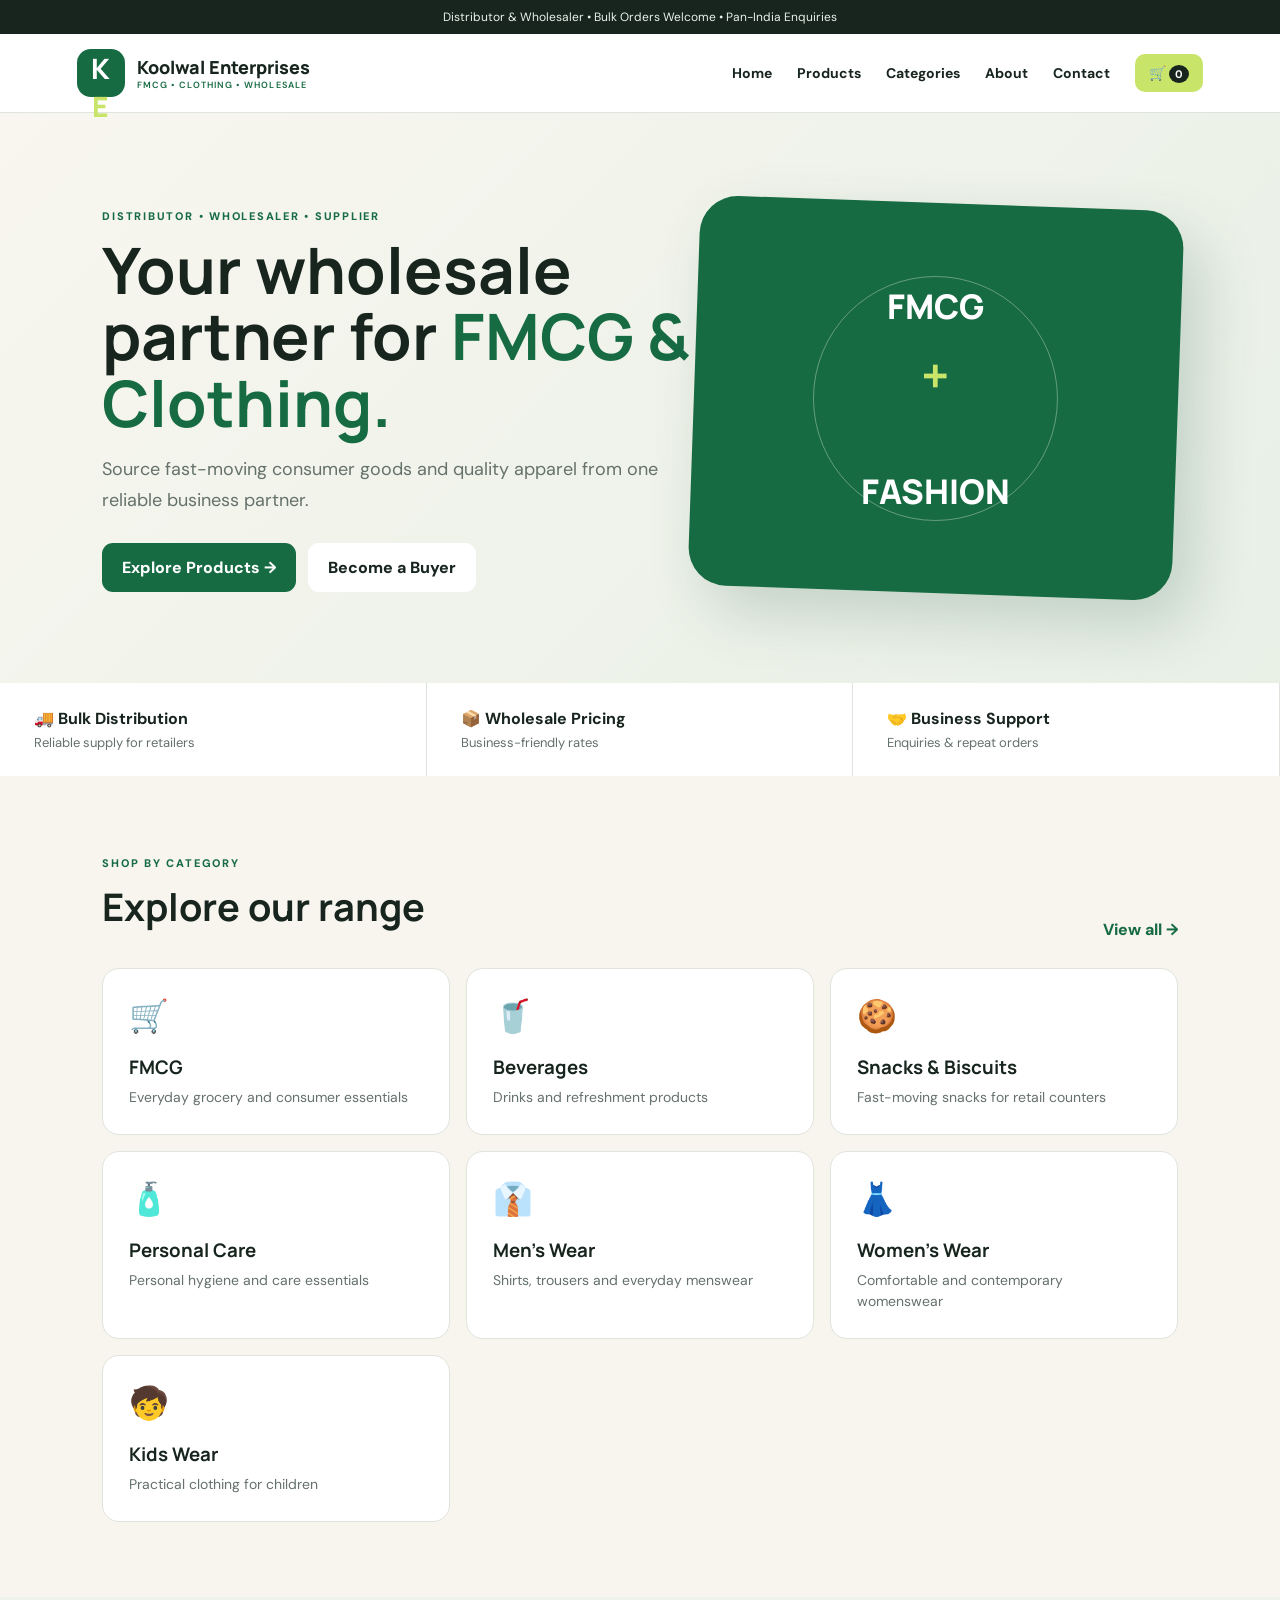
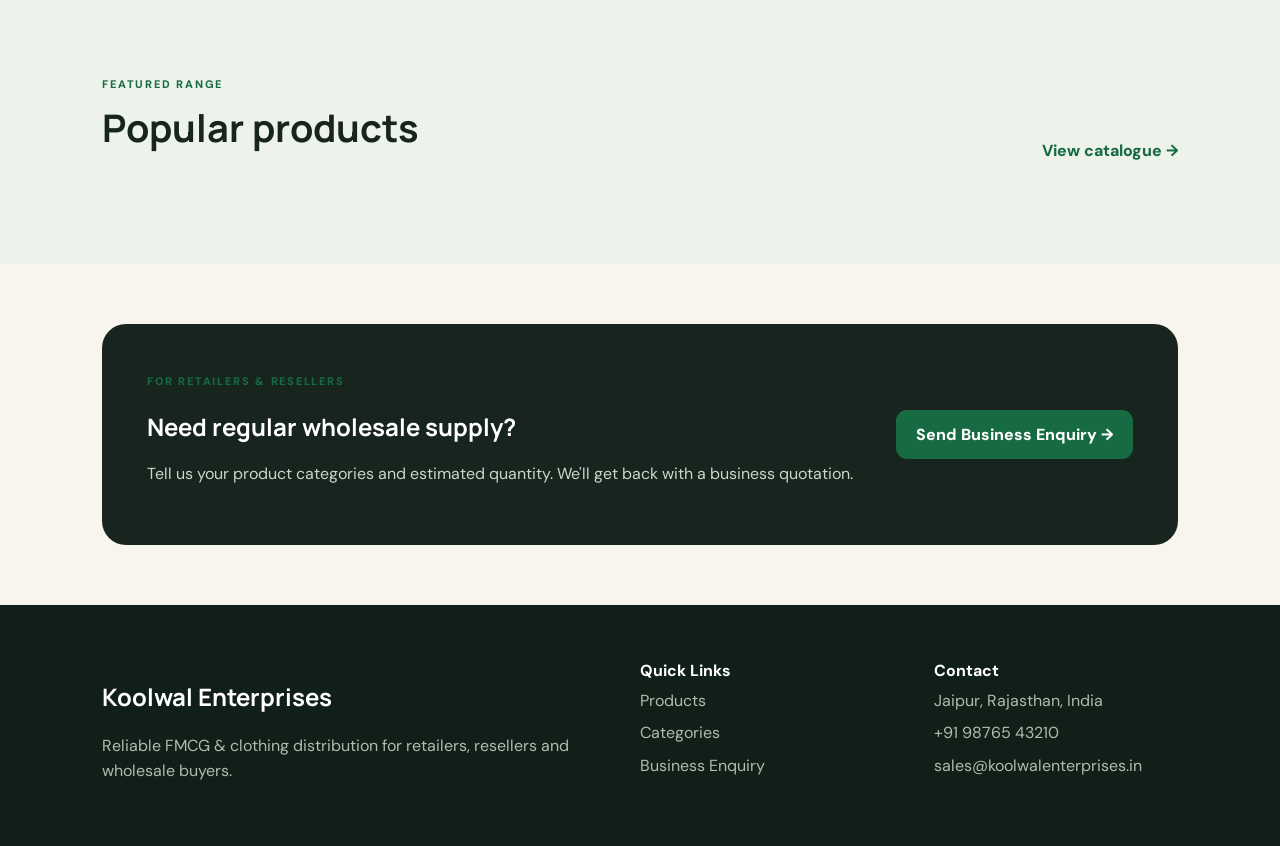
<file: index.html>
<!DOCTYPE html>
<html lang="en">
<head>
<meta charset="UTF-8"><meta name="viewport" content="width=device-width,initial-scale=1.0">
<title>Koolwal Enterprises | FMCG & Clothing Wholesaler</title>
<meta name="description" content="Koolwal Enterprises - FMCG and clothing distributor and wholesaler.">
<link rel="stylesheet" href="css/style.css">
</head>
<body>
<div class="topbar">Distributor & Wholesaler • Bulk Orders Welcome • Pan-India Enquiries</div>
<header><nav>
<a class="logo" href="index.html">K<span>E</span></a>
<div class="brand">Koolwal Enterprises<small>FMCG • CLOTHING • WHOLESALE</small></div>
<button class="menu-btn" onclick="toggleMenu()">☰</button>
<div class="navlinks" id="navlinks"><a href="index.html">Home</a><a href="products.html">Products</a><a href="categories.html">Categories</a><a href="about.html">About</a><a href="contact.html">Contact</a><a class="cart" href="cart.html">🛒 <b id="cartCount">0</b></a></div>
</nav></header>
<main>
<section class="hero"><div><span class="eyebrow">DISTRIBUTOR • WHOLESALER • SUPPLIER</span><h1>Your wholesale partner for <strong>FMCG & Clothing.</strong></h1><p>Source fast-moving consumer goods and quality apparel from one reliable business partner.</p><div class="actions"><a class="btn primary" href="products.html">Explore Products →</a><a class="btn light" href="contact.html">Become a Buyer</a></div></div><div class="hero-card"><div>FMCG<br><b>+</b><br>FASHION</div></div></section>
<section class="features"><div><b>🚚 Bulk Distribution</b><span>Reliable supply for retailers</span></div><div><b>📦 Wholesale Pricing</b><span>Business-friendly rates</span></div><div><b>🤝 Business Support</b><span>Enquiries & repeat orders</span></div></section>
<section class="section"><div class="section-title"><div><span class="eyebrow">SHOP BY CATEGORY</span><h2>Explore our range</h2></div><a href="categories.html">View all →</a></div><div class="category-grid" id="homeCategories"></div></section>
<section class="section tinted"><div class="section-title"><div><span class="eyebrow">FEATURED RANGE</span><h2>Popular products</h2></div><a href="products.html">View catalogue →</a></div><div class="product-grid" id="featuredProducts"></div></section>
<section class="cta"><div><span class="eyebrow">FOR RETAILERS & RESELLERS</span><h2>Need regular wholesale supply?</h2><p>Tell us your product categories and estimated quantity. We'll get back with a business quotation.</p></div><a class="btn primary" href="contact.html">Send Business Enquiry →</a></section>
</main>
<footer><div><h2>Koolwal Enterprises</h2><p>Reliable FMCG & clothing distribution for retailers, resellers and wholesale buyers.</p></div><div><b>Quick Links</b><a href="products.html">Products</a><a href="categories.html">Categories</a><a href="contact.html">Business Enquiry</a></div><div><b>Contact</b><span>Jaipur, Rajasthan, India</span><span>+91 98765 43210</span><span>sales@koolwalenterprises.in</span></div></footer>
<script src="js/data.js"></script><script src="js/app.js"></script>
</body></html>
</file>
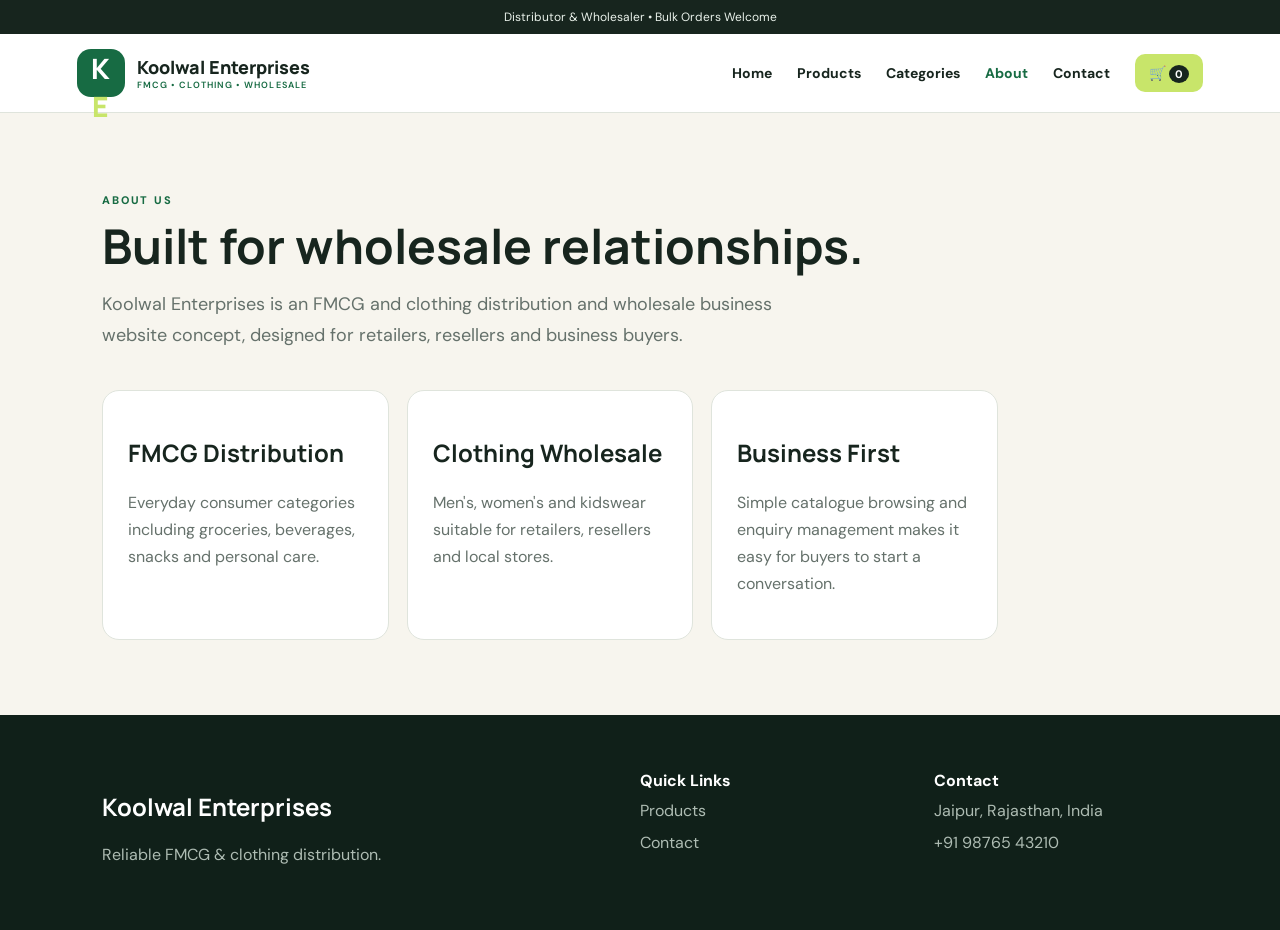
<file: about.html>
<!DOCTYPE html><html lang="en"><head><meta charset="UTF-8"><meta name="viewport" content="width=device-width,initial-scale=1.0"><title>About | Koolwal Enterprises</title><link rel="stylesheet" href="css/style.css"></head><body>
<div class="topbar">Distributor & Wholesaler • Bulk Orders Welcome</div><header><nav><a class="logo" href="index.html">K<span>E</span></a><div class="brand">Koolwal Enterprises<small>FMCG • CLOTHING • WHOLESALE</small></div><button class="menu-btn" onclick="toggleMenu()">☰</button><div class="navlinks" id="navlinks"><a href="index.html">Home</a><a href="products.html">Products</a><a href="categories.html">Categories</a><a class="active" href="about.html">About</a><a href="contact.html">Contact</a><a class="cart" href="cart.html">🛒 <b id="cartCount">0</b></a></div></nav></header>
<main><section class="section page narrow"><span class="eyebrow">ABOUT US</span><h1>Built for wholesale relationships.</h1><p class="lead">Koolwal Enterprises is an FMCG and clothing distribution and wholesale business website concept, designed for retailers, resellers and business buyers.</p><div class="about-grid"><div><h2>FMCG Distribution</h2><p>Everyday consumer categories including groceries, beverages, snacks and personal care.</p></div><div><h2>Clothing Wholesale</h2><p>Men's, women's and kidswear suitable for retailers, resellers and local stores.</p></div><div><h2>Business First</h2><p>Simple catalogue browsing and enquiry management makes it easy for buyers to start a conversation.</p></div></div></section></main><footer><div><h2>Koolwal Enterprises</h2><p>Reliable FMCG & clothing distribution.</p></div><div><b>Quick Links</b><a href="products.html">Products</a><a href="contact.html">Contact</a></div><div><b>Contact</b><span>Jaipur, Rajasthan, India</span><span>+91 98765 43210</span></div></footer><script src="js/data.js"></script><script src="js/app.js"></script></body></html>
</file>
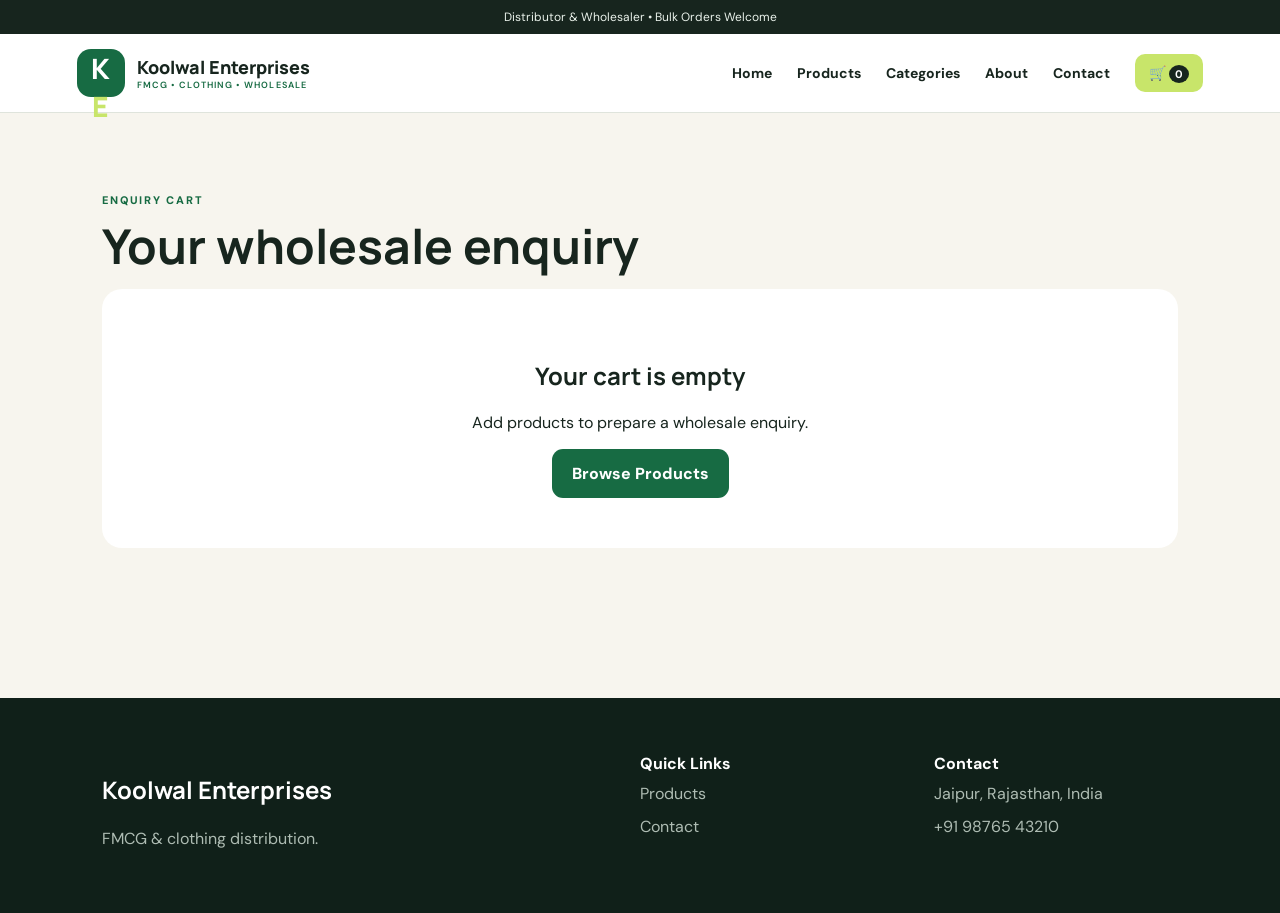
<file: cart.html>
<!DOCTYPE html><html lang="en"><head><meta charset="UTF-8"><meta name="viewport" content="width=device-width,initial-scale=1.0"><title>Enquiry Cart | Koolwal Enterprises</title><link rel="stylesheet" href="css/style.css"></head><body>
<div class="topbar">Distributor & Wholesaler • Bulk Orders Welcome</div><header><nav><a class="logo" href="index.html">K<span>E</span></a><div class="brand">Koolwal Enterprises<small>FMCG • CLOTHING • WHOLESALE</small></div><button class="menu-btn" onclick="toggleMenu()">☰</button><div class="navlinks" id="navlinks"><a href="index.html">Home</a><a href="products.html">Products</a><a href="categories.html">Categories</a><a href="about.html">About</a><a href="contact.html">Contact</a><a class="cart" href="cart.html">🛒 <b id="cartCount">0</b></a></div></nav></header>
<main><section class="section page"><span class="eyebrow">ENQUIRY CART</span><h1>Your wholesale enquiry</h1><div id="cartItems"></div></section></main><footer><div><h2>Koolwal Enterprises</h2><p>FMCG & clothing distribution.</p></div><div><b>Quick Links</b><a href="products.html">Products</a><a href="contact.html">Contact</a></div><div><b>Contact</b><span>Jaipur, Rajasthan, India</span><span>+91 98765 43210</span></div></footer><script src="js/data.js"></script><script src="js/app.js"></script></body></html>
</file>
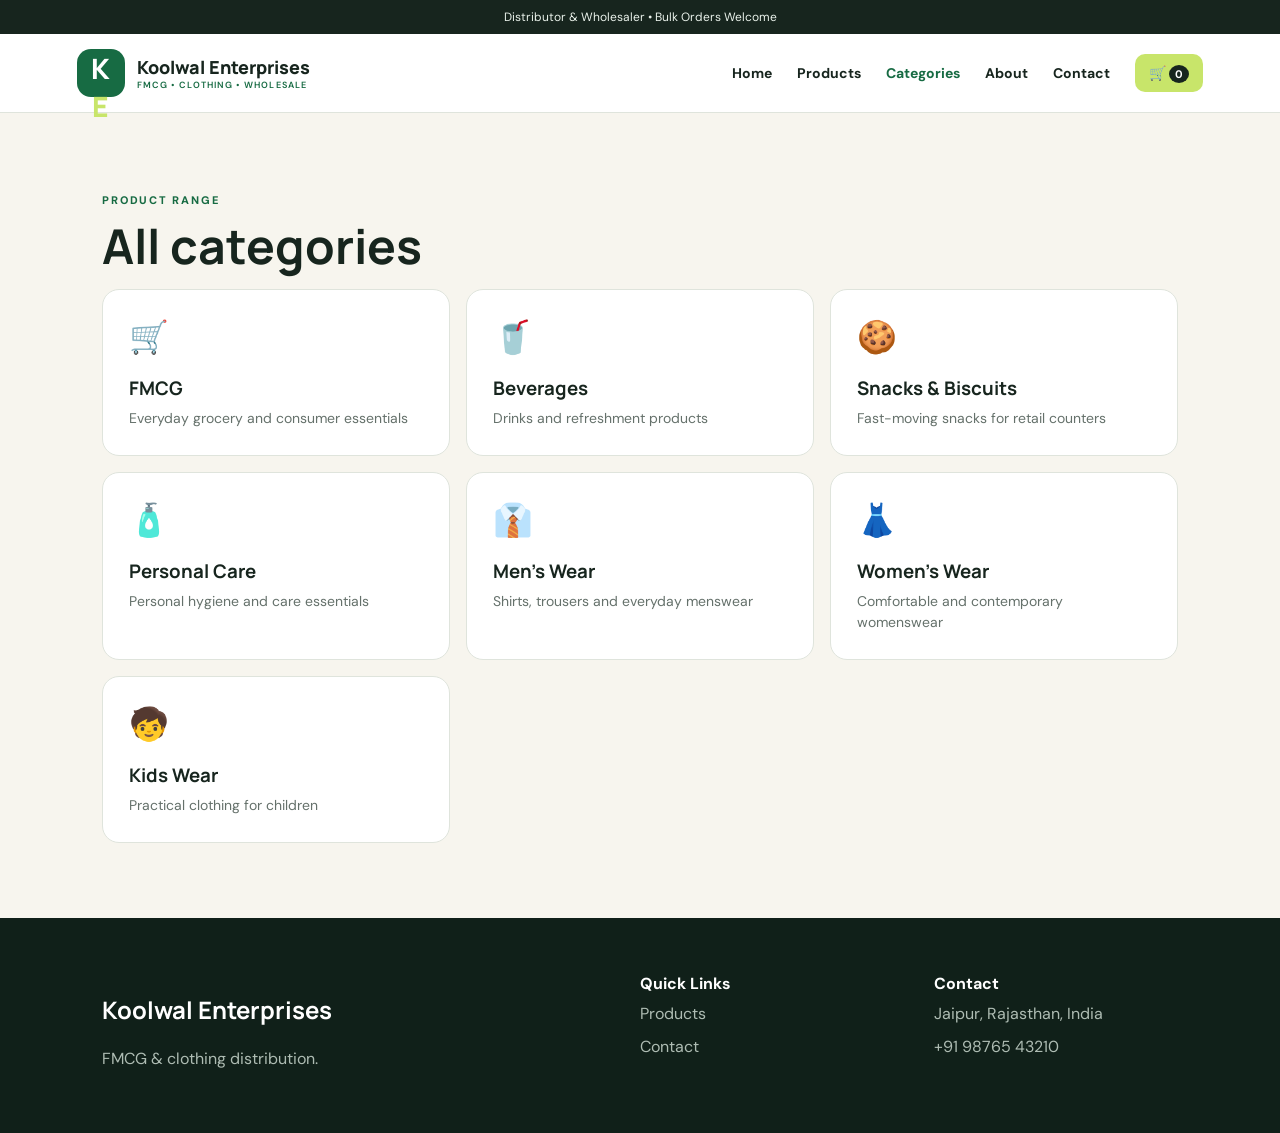
<file: categories.html>
<!DOCTYPE html><html lang="en"><head><meta charset="UTF-8"><meta name="viewport" content="width=device-width,initial-scale=1.0"><title>Categories | Koolwal Enterprises</title><link rel="stylesheet" href="css/style.css"></head><body>
<div class="topbar">Distributor & Wholesaler • Bulk Orders Welcome</div><header><nav><a class="logo" href="index.html">K<span>E</span></a><div class="brand">Koolwal Enterprises<small>FMCG • CLOTHING • WHOLESALE</small></div><button class="menu-btn" onclick="toggleMenu()">☰</button><div class="navlinks" id="navlinks"><a href="index.html">Home</a><a href="products.html">Products</a><a class="active" href="categories.html">Categories</a><a href="about.html">About</a><a href="contact.html">Contact</a><a class="cart" href="cart.html">🛒 <b id="cartCount">0</b></a></div></nav></header>
<main><section class="section page"><span class="eyebrow">PRODUCT RANGE</span><h1>All categories</h1><div class="category-grid" id="categoryGrid"></div></section></main><footer><div><h2>Koolwal Enterprises</h2><p>FMCG & clothing distribution.</p></div><div><b>Quick Links</b><a href="products.html">Products</a><a href="contact.html">Contact</a></div><div><b>Contact</b><span>Jaipur, Rajasthan, India</span><span>+91 98765 43210</span></div></footer>
<script src="js/data.js"></script><script src="js/app.js"></script></body></html>
</file>
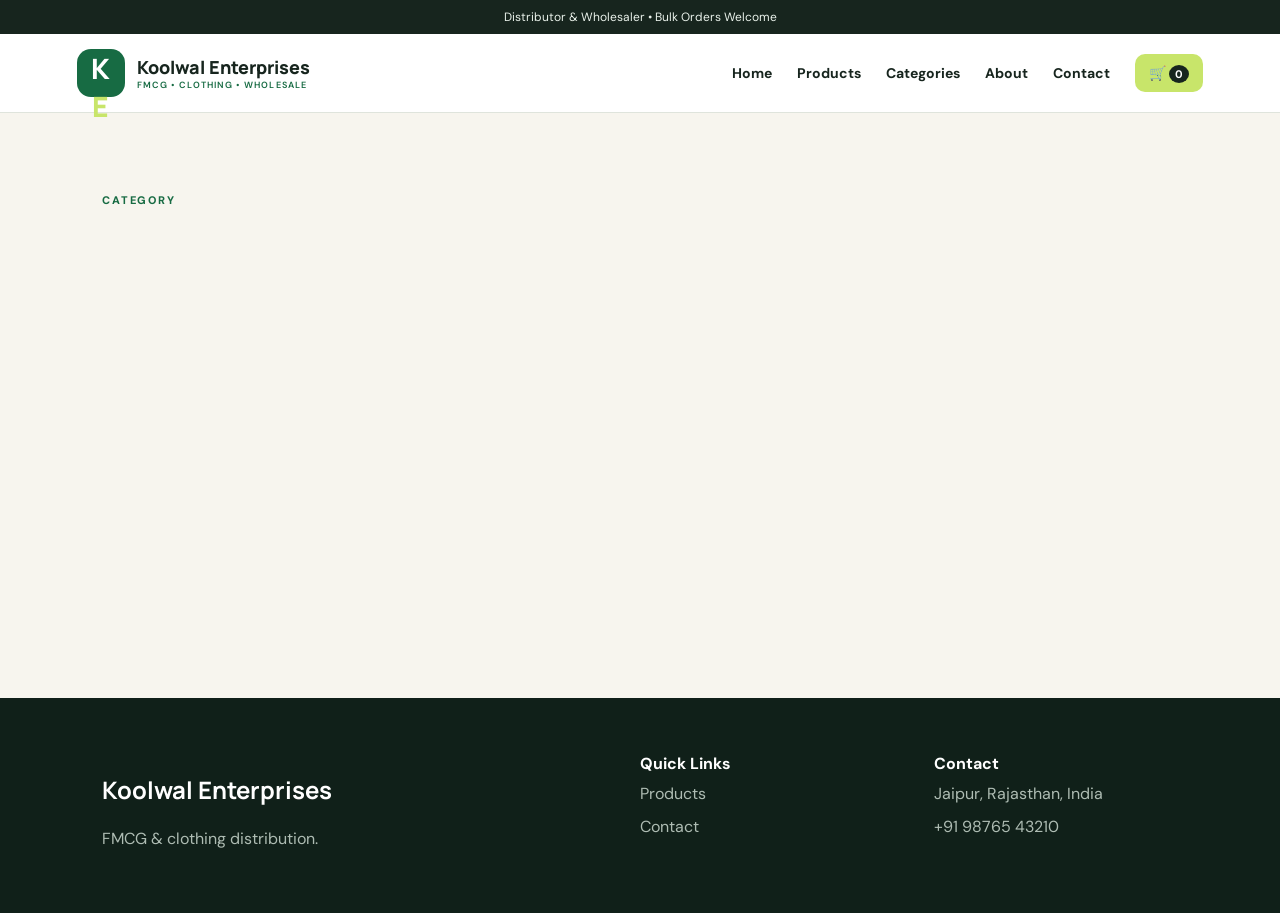
<file: category.html>
<!DOCTYPE html><html lang="en"><head><meta charset="UTF-8"><meta name="viewport" content="width=device-width,initial-scale=1.0"><title>Category | Koolwal Enterprises</title><link rel="stylesheet" href="css/style.css"></head><body>
<div class="topbar">Distributor & Wholesaler • Bulk Orders Welcome</div><header><nav><a class="logo" href="index.html">K<span>E</span></a><div class="brand">Koolwal Enterprises<small>FMCG • CLOTHING • WHOLESALE</small></div><button class="menu-btn" onclick="toggleMenu()">☰</button><div class="navlinks" id="navlinks"><a href="index.html">Home</a><a href="products.html">Products</a><a href="categories.html">Categories</a><a href="about.html">About</a><a href="contact.html">Contact</a><a class="cart" href="cart.html">🛒 <b id="cartCount">0</b></a></div></nav></header>
<main><section class="section page"><span class="eyebrow">CATEGORY</span><h1 id="categoryTitle"></h1><p class="lead" id="categoryDesc"></p><div class="product-grid" id="categoryProducts"></div></section></main><footer><div><h2>Koolwal Enterprises</h2><p>FMCG & clothing distribution.</p></div><div><b>Quick Links</b><a href="products.html">Products</a><a href="contact.html">Contact</a></div><div><b>Contact</b><span>Jaipur, Rajasthan, India</span><span>+91 98765 43210</span></div></footer><script src="js/data.js"></script><script src="js/app.js"></script></body></html>
</file>
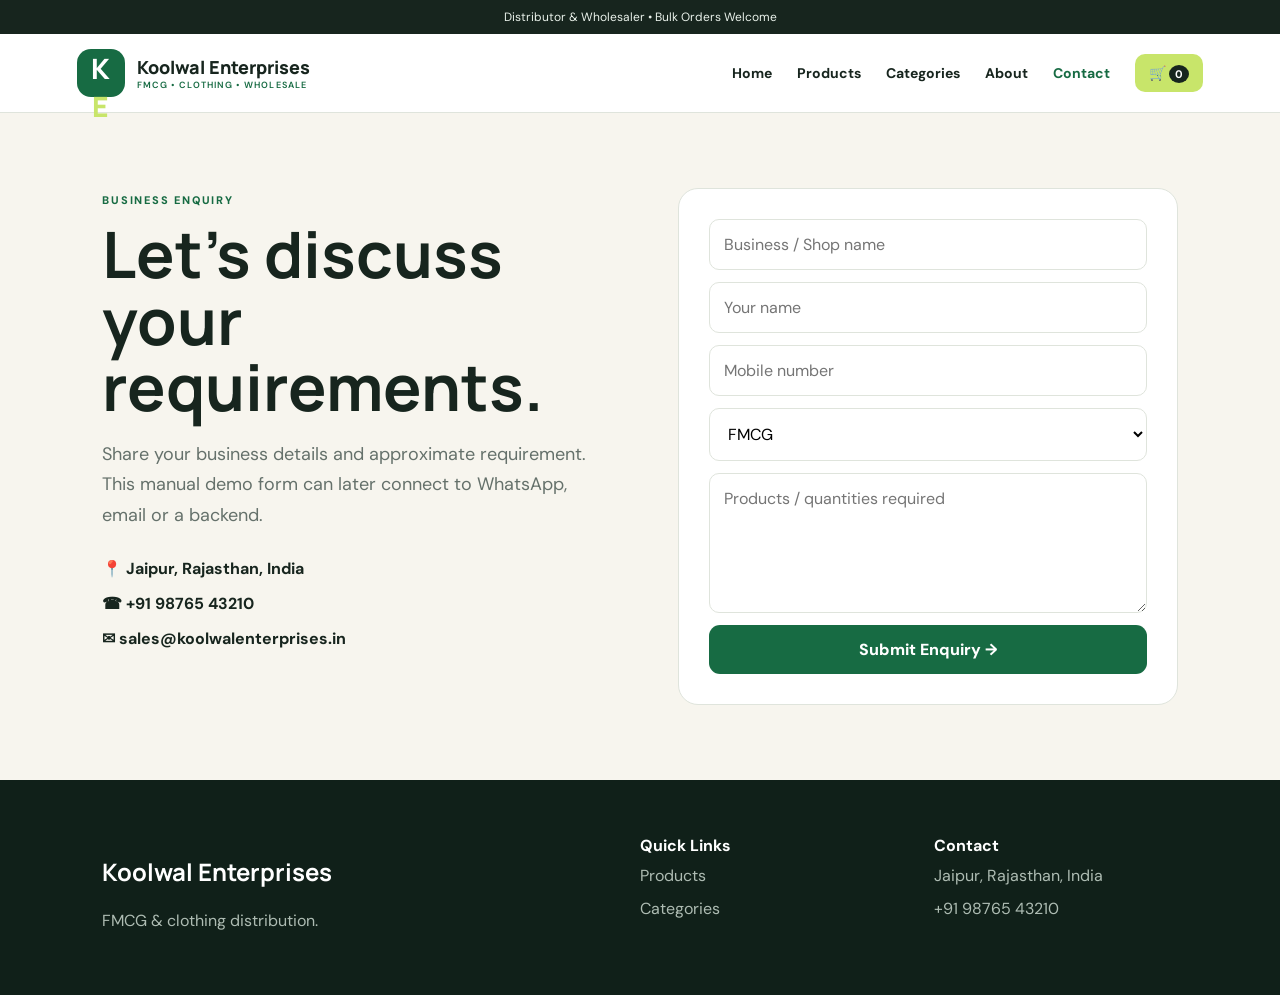
<file: contact.html>
<!DOCTYPE html><html lang="en"><head><meta charset="UTF-8"><meta name="viewport" content="width=device-width,initial-scale=1.0"><title>Business Enquiry | Koolwal Enterprises</title><link rel="stylesheet" href="css/style.css"></head><body>
<div class="topbar">Distributor & Wholesaler • Bulk Orders Welcome</div><header><nav><a class="logo" href="index.html">K<span>E</span></a><div class="brand">Koolwal Enterprises<small>FMCG • CLOTHING • WHOLESALE</small></div><button class="menu-btn" onclick="toggleMenu()">☰</button><div class="navlinks" id="navlinks"><a href="index.html">Home</a><a href="products.html">Products</a><a href="categories.html">Categories</a><a href="about.html">About</a><a class="active" href="contact.html">Contact</a><a class="cart" href="cart.html">🛒 <b id="cartCount">0</b></a></div></nav></header>
<main><section class="section contact"><div><span class="eyebrow">BUSINESS ENQUIRY</span><h1>Let's discuss your requirements.</h1><p class="lead">Share your business details and approximate requirement. This manual demo form can later connect to WhatsApp, email or a backend.</p><div class="contact-info"><b>📍 Jaipur, Rajasthan, India</b><b>☎ +91 98765 43210</b><b>✉ sales@koolwalenterprises.in</b></div></div><form onsubmit="submitEnquiry(event)"><input required placeholder="Business / Shop name"><input required placeholder="Your name"><input required placeholder="Mobile number"><select><option>FMCG</option><option>Clothing</option><option>Both</option></select><textarea placeholder="Products / quantities required"></textarea><button class="btn primary">Submit Enquiry →</button></form></section></main><footer><div><h2>Koolwal Enterprises</h2><p>FMCG & clothing distribution.</p></div><div><b>Quick Links</b><a href="products.html">Products</a><a href="categories.html">Categories</a></div><div><b>Contact</b><span>Jaipur, Rajasthan, India</span><span>+91 98765 43210</span></div></footer><script src="js/data.js"></script><script src="js/app.js"></script></body></html>
</file>
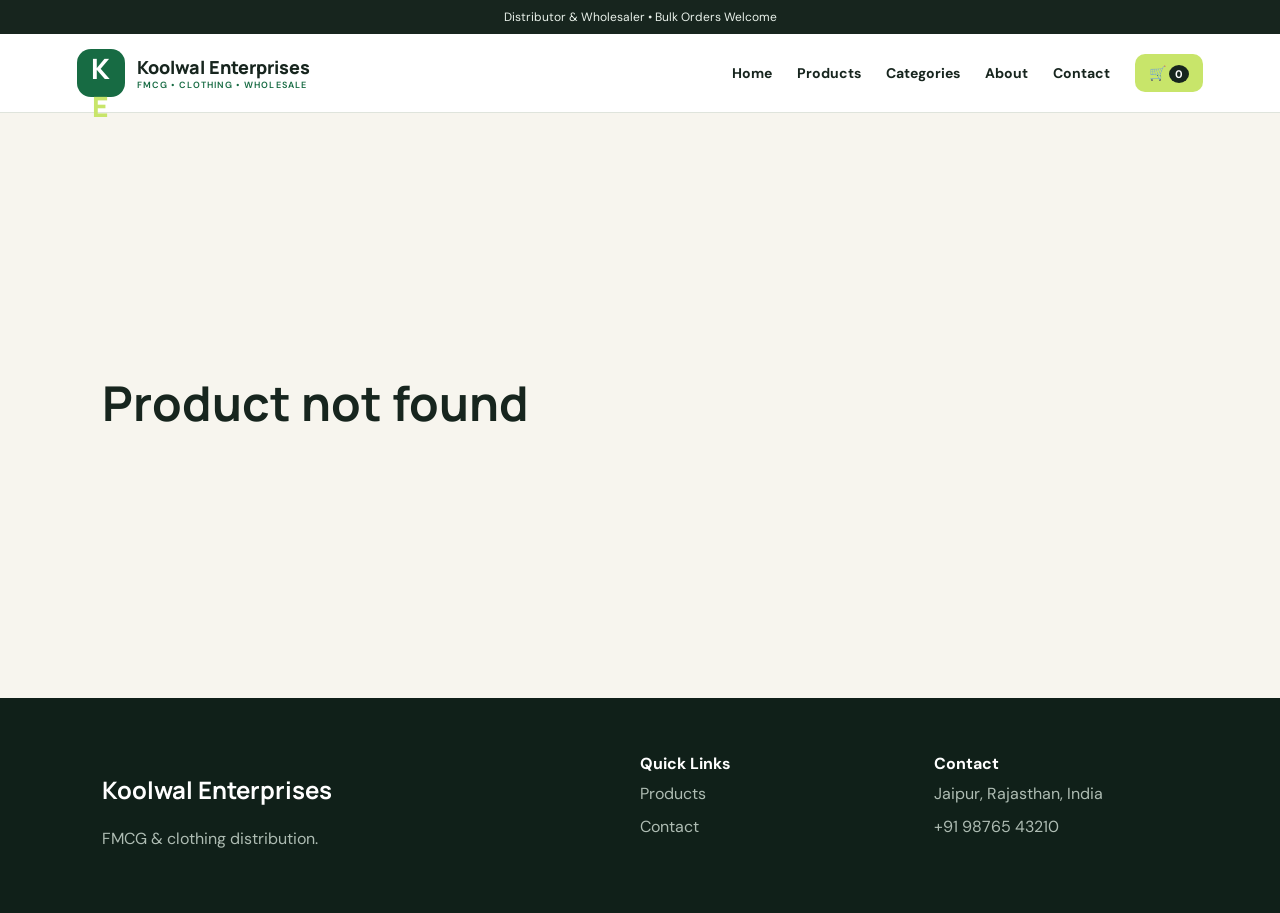
<file: product.html>
<!DOCTYPE html><html lang="en"><head><meta charset="UTF-8"><meta name="viewport" content="width=device-width,initial-scale=1.0"><title>Product | Koolwal Enterprises</title><link rel="stylesheet" href="css/style.css"></head><body>
<div class="topbar">Distributor & Wholesaler • Bulk Orders Welcome</div><header><nav><a class="logo" href="index.html">K<span>E</span></a><div class="brand">Koolwal Enterprises<small>FMCG • CLOTHING • WHOLESALE</small></div><button class="menu-btn" onclick="toggleMenu()">☰</button><div class="navlinks" id="navlinks"><a href="index.html">Home</a><a href="products.html">Products</a><a href="categories.html">Categories</a><a href="about.html">About</a><a href="contact.html">Contact</a><a class="cart" href="cart.html">🛒 <b id="cartCount">0</b></a></div></nav></header>
<main><section class="section page detail" id="productDetail"></section></main><footer><div><h2>Koolwal Enterprises</h2><p>FMCG & clothing distribution.</p></div><div><b>Quick Links</b><a href="products.html">Products</a><a href="contact.html">Contact</a></div><div><b>Contact</b><span>Jaipur, Rajasthan, India</span><span>+91 98765 43210</span></div></footer><script src="js/data.js"></script><script src="js/app.js"></script></body></html>
</file>
<file: css/style.css>
@import url("https://fonts.googleapis.com/css2?family=DM+Sans:wght@400;500;600;700&family=Manrope:wght@600;700;800&display=swap");
:root{--ink:#17251e;--green:#176b43;--lime:#c8e56a;--cream:#f7f5ee;--line:#dfe4dc;--muted:#65716b}*{box-sizing:border-box}body{margin:0;background:var(--cream);color:var(--ink);font-family:"DM Sans",sans-serif}a{text-decoration:none;color:inherit}button,input,select,textarea{font:inherit}.topbar{background:var(--ink);color:#e9f1ea;text-align:center;padding:9px;font-size:12px}.brand{font:800 18px Manrope}.brand small{display:block;font:600 9px "DM Sans";letter-spacing:.12em;color:var(--green)}header{background:#fff;border-bottom:1px solid var(--line);position:sticky;top:0;z-index:10}nav{height:78px;padding:0 6%;display:flex;align-items:center;gap:12px}.logo{font:800 28px Manrope;background:var(--green);color:#fff;width:48px;height:48px;border-radius:14px;display:grid;place-items:center}.logo span{color:var(--lime)}.navlinks{display:flex;gap:25px;margin-left:auto;align-items:center;font-weight:700;font-size:14px}.navlinks a:hover,.active{color:var(--green)}.cart{background:var(--lime);padding:10px 14px;border-radius:10px}.cart b{background:var(--ink);color:#fff;border-radius:50%;padding:2px 6px;font-size:11px}.menu-btn{display:none;margin-left:auto;border:0;background:none;font-size:24px}.hero{display:grid;grid-template-columns:1.1fr .9fr;min-height:570px;padding:70px 8%;align-items:center;background:linear-gradient(135deg,#f8f6ef,#e8f0e6)}.eyebrow{font-size:11px;font-weight:800;letter-spacing:.16em;color:var(--green)}h1,h2,h3{font-family:Manrope}h1{font-size:clamp(40px,5vw,66px);line-height:1.04;margin:12px 0 18px}h1 strong{color:var(--green)}.hero p,.lead{font-size:18px;line-height:1.7;color:var(--muted);max-width:700px}.actions{display:flex;gap:12px;margin-top:28px}.btn{display:inline-block;border:0;cursor:pointer;padding:14px 20px;border-radius:11px;font-weight:800}.primary{background:var(--green);color:#fff}.light{background:#fff}.hero-card{height:390px;background:var(--green);border-radius:38px;display:grid;place-items:center;box-shadow:20px 25px 60px #174d3530;transform:rotate(2deg)}.hero-card div{width:245px;height:245px;border:1px solid #ffffff55;border-radius:50%;display:grid;place-items:center;text-align:center;color:#fff;font:800 34px Manrope;transform:rotate(-2deg)}.hero-card b{font-size:50px;color:var(--lime)}.features{display:grid;grid-template-columns:repeat(3,1fr);background:#fff}.features div{padding:25px 8%;border-right:1px solid var(--line)}.features b,.features span{display:block}.features span{color:var(--muted);font-size:13px;margin-top:5px}.section{padding:75px 8%}.section-title{display:flex;justify-content:space-between;align-items:end;margin-bottom:28px}.section-title h2{font-size:38px;margin:8px 0}.section-title>a{color:var(--green);font-weight:800}.category-grid{display:grid;grid-template-columns:repeat(3,1fr);gap:16px}.category{background:#fff;border:1px solid var(--line);border-radius:17px;padding:26px;transition:.2s}.category:hover{transform:translateY(-4px)}.category i{font-style:normal;font-size:32px}.category h3{margin:17px 0 7px}.category p{margin:0;color:var(--muted);font-size:14px;line-height:1.5}.tinted{background:#edf3ea}.product-grid{display:grid;grid-template-columns:repeat(4,1fr);gap:18px}.product-card{background:#fff;border:1px solid var(--line);border-radius:17px;overflow:hidden}.product-img{height:245px;position:relative;background:#eee}.product-img img{width:100%;height:100%;object-fit:cover}.product-img em{position:absolute;top:12px;left:12px;background:var(--lime);padding:6px 9px;border-radius:7px;font-style:normal;font-size:10px;font-weight:800}.card-body{padding:16px}.card-body small{color:var(--green);font-weight:800}.card-body h3{font-size:16px;line-height:1.35;margin:7px 0}.price{font-weight:800;font-size:19px}.price del{color:#999;font-size:12px;margin-left:5px}.card-body span{font-size:11px;color:var(--muted)}.product-card>button{width:calc(100% - 32px);margin:0 16px 16px;padding:10px;background:#fff;color:var(--green);border:1px solid var(--green);border-radius:9px;font-weight:800;cursor:pointer}.product-card>button:hover{background:var(--green);color:#fff}.cta{margin:60px 8%;padding:45px;background:var(--ink);color:#fff;border-radius:24px;display:flex;justify-content:space-between;align-items:center;gap:30px}.cta p{color:#cbd5ce}.page{min-height:65vh}.page>h1{font-size:48px}.filters{display:flex;gap:12px;margin:32px 0}.filters input,.filters select,.contact input,.contact select,.contact textarea{padding:14px;border:1px solid var(--line);border-radius:10px;background:#fff;outline:0}.filters input{flex:1}.detail{display:grid;grid-template-columns:1fr 1fr;gap:65px;align-items:center}.detail>img{width:100%;height:520px;object-fit:cover;border-radius:22px}.big{font-size:30px}.narrow{max-width:1100px}.about-grid{display:grid;grid-template-columns:repeat(3,1fr);gap:18px;margin-top:40px}.about-grid div{background:#fff;border:1px solid var(--line);border-radius:17px;padding:25px}.about-grid p{color:var(--muted);line-height:1.7}.contact{display:grid;grid-template-columns:1fr 1fr;gap:75px}.contact-info{display:grid;gap:14px;margin-top:28px}.contact form{background:#fff;padding:30px;border-radius:20px;border:1px solid var(--line);display:grid;gap:12px}.contact textarea{min-height:140px}.cart-list{max-width:850px;margin:30px 0}.cart-row{display:flex;align-items:center;gap:15px;background:#fff;border:1px solid var(--line);padding:12px;border-radius:14px;margin-bottom:10px}.cart-row img{width:75px;height:75px;object-fit:cover;border-radius:9px}.cart-row div{flex:1}.cart-row small{display:block;color:var(--muted);margin-top:5px}.cart-row button{border:0;background:#f4e4e4;color:#9b3131;padding:9px;border-radius:8px}.empty{background:#fff;padding:50px;border-radius:20px;text-align:center}footer{background:#102019;color:#dce6df;padding:55px 8%;display:grid;grid-template-columns:2fr 1fr 1fr;gap:50px}footer h2{color:#fff}footer p,footer a,footer span{color:#aebcb3;display:block;line-height:1.6;margin:7px 0}footer b{color:#fff}
@media(max-width:900px){.navlinks{display:none}.navlinks.show{display:flex;position:absolute;top:78px;left:0;right:0;background:#fff;padding:20px;flex-direction:column}.menu-btn{display:block}.hero{grid-template-columns:1fr;padding:55px 6%}.hero-card{margin-top:30px;height:300px}.product-grid{grid-template-columns:repeat(2,1fr)}.category-grid,.about-grid{grid-template-columns:1fr 1fr}.detail,.contact{grid-template-columns:1fr}.features{grid-template-columns:1fr}.features div{border-bottom:1px solid var(--line)}footer{grid-template-columns:1fr 1fr}.cta{margin:40px 6%;display:block}.cta .btn{margin-top:15px}}
@media(max-width:560px){.brand{font-size:15px}.brand small{font-size:7px}.section{padding:55px 5%}.product-grid,.category-grid,.about-grid{grid-template-columns:1fr}.page>h1{font-size:38px}.filters{display:grid}.product-img{height:290px}footer{grid-template-columns:1fr}.hero h1{font-size:43px}}
</file>
